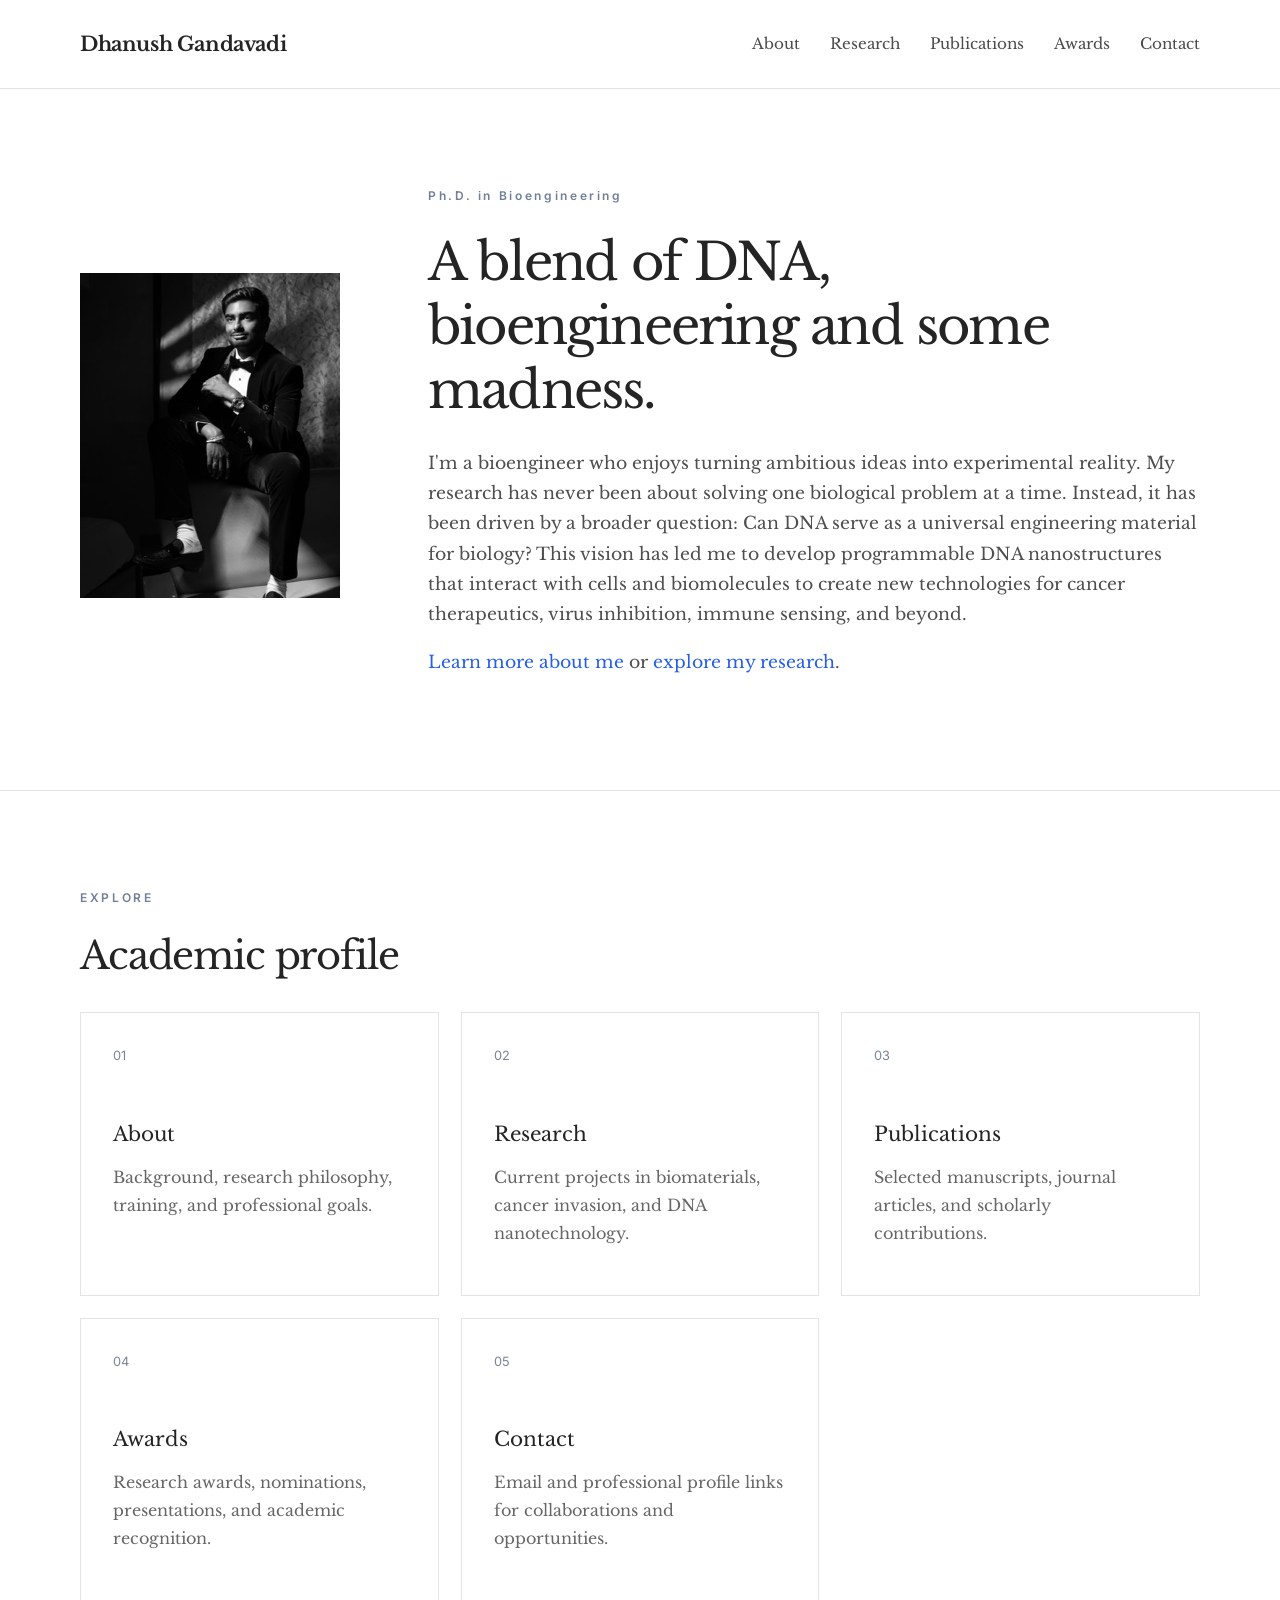
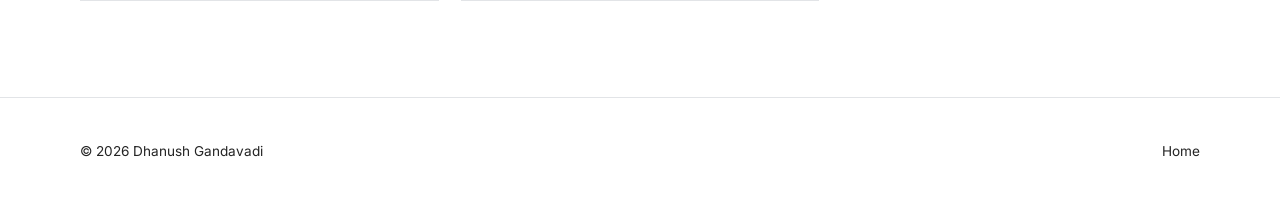
<file: index.html>
<!DOCTYPE html>
<html lang="en">
<head>
  <meta charset="UTF-8" />
  <meta name="viewport" content="width=device-width, initial-scale=1.0" />
  <meta name="description" content="Academic website of Dhanush Gandavadi, bioengineering researcher." />
  <title>Dhanush Gandavadi | Ph.D. in Bioengineering </title>
  <link rel="preconnect" href="https://fonts.googleapis.com">
  <link rel="preconnect" href="https://fonts.gstatic.com" crossorigin>
  <link href="https://fonts.googleapis.com/css2?family=Inter:wght@400;500;600&family=Libre+Baskerville:wght@400;700&display=swap" rel="stylesheet">
  <link rel="stylesheet" href="styles.css" />
</head>
<body>

<header class="site-header">
  <div class="container nav-wrap">
    <a class="brand" href="index.html">Dhanush Gandavadi</a>
    <button class="menu-toggle" aria-label="Open navigation" aria-expanded="false">☰</button>
    <nav class="nav" aria-label="Primary navigation">
      <a href="about.html">About</a>
      <a href="research.html">Research</a>
      <a href="publications.html">Publications</a>
      <a href="awards.html">Awards</a>
      <a href="contact.html">Contact</a>
    </nav>
  </div>
</header>

<main>
  <section class="hero section">
    <div class="container hero-grid">
      <div class="portrait-wrap">
        <img class="portrait" src="assets/Dhanush.jpg" alt="Portrait of Dhanush Gandavadi" />
      </div>
      <div class="hero-copy">
        <p class="eyebrow"> Ph.D. in Bioengineering</p>
        <h1> A blend of DNA, bioengineering and some madness.</h1>
        <p>
          
          I'm a bioengineer who enjoys turning ambitious ideas into experimental reality.
          My research has never been about solving one biological problem at a time. Instead, 
          it has been driven by a broader question: Can DNA serve as a universal engineering 
          material for biology? This vision has led me to develop programmable DNA nanostructures 
          that interact with cells and biomolecules to create new technologies for cancer 
          therapeutics, virus inhibition, immune sensing, and beyond.
       
        </p>
        <p class="links">
          <a href="about.html">Learn more about me</a> or
          <a href="research.html">explore my research</a>.
        </p>
      </div>
    </div>
  </section>

  <section class="section">
    <div class="container">
      <p class="eyebrow">EXPLORE</p>
      <h2>Academic profile</h2>
      <div class="project-grid">
        <a class="card card-link" href="about.html">
          <span class="card-number">01</span>
          <h3>About</h3>
          <p>Background, research philosophy, training, and professional goals.</p>
        </a>
        <a class="card card-link" href="research.html">
          <span class="card-number">02</span>
          <h3>Research</h3>
          <p>Current projects in biomaterials, cancer invasion, and DNA nanotechnology.</p>
        </a>
        <a class="card card-link" href="publications.html">
          <span class="card-number">03</span>
          <h3>Publications</h3>
          <p>Selected manuscripts, journal articles, and scholarly contributions.</p>
        </a>
        <a class="card card-link" href="awards.html">
          <span class="card-number">04</span>
          <h3>Awards</h3>
          <p>Research awards, nominations, presentations, and academic recognition.</p>
        </a>
        <a class="card card-link" href="contact.html">
          <span class="card-number">05</span>
          <h3>Contact</h3>
          <p>Email and professional profile links for collaborations and opportunities.</p>
        </a>
      </div>
    </div>
  </section>
</main>

<footer>
  <div class="container footer-inner">
    <p>© <span id="year"></span> Dhanush Gandavadi</p>
    <a href="index.html">Home</a>
  </div>
</footer>
<script src="script.js"></script>
</body>
</html>
</file>
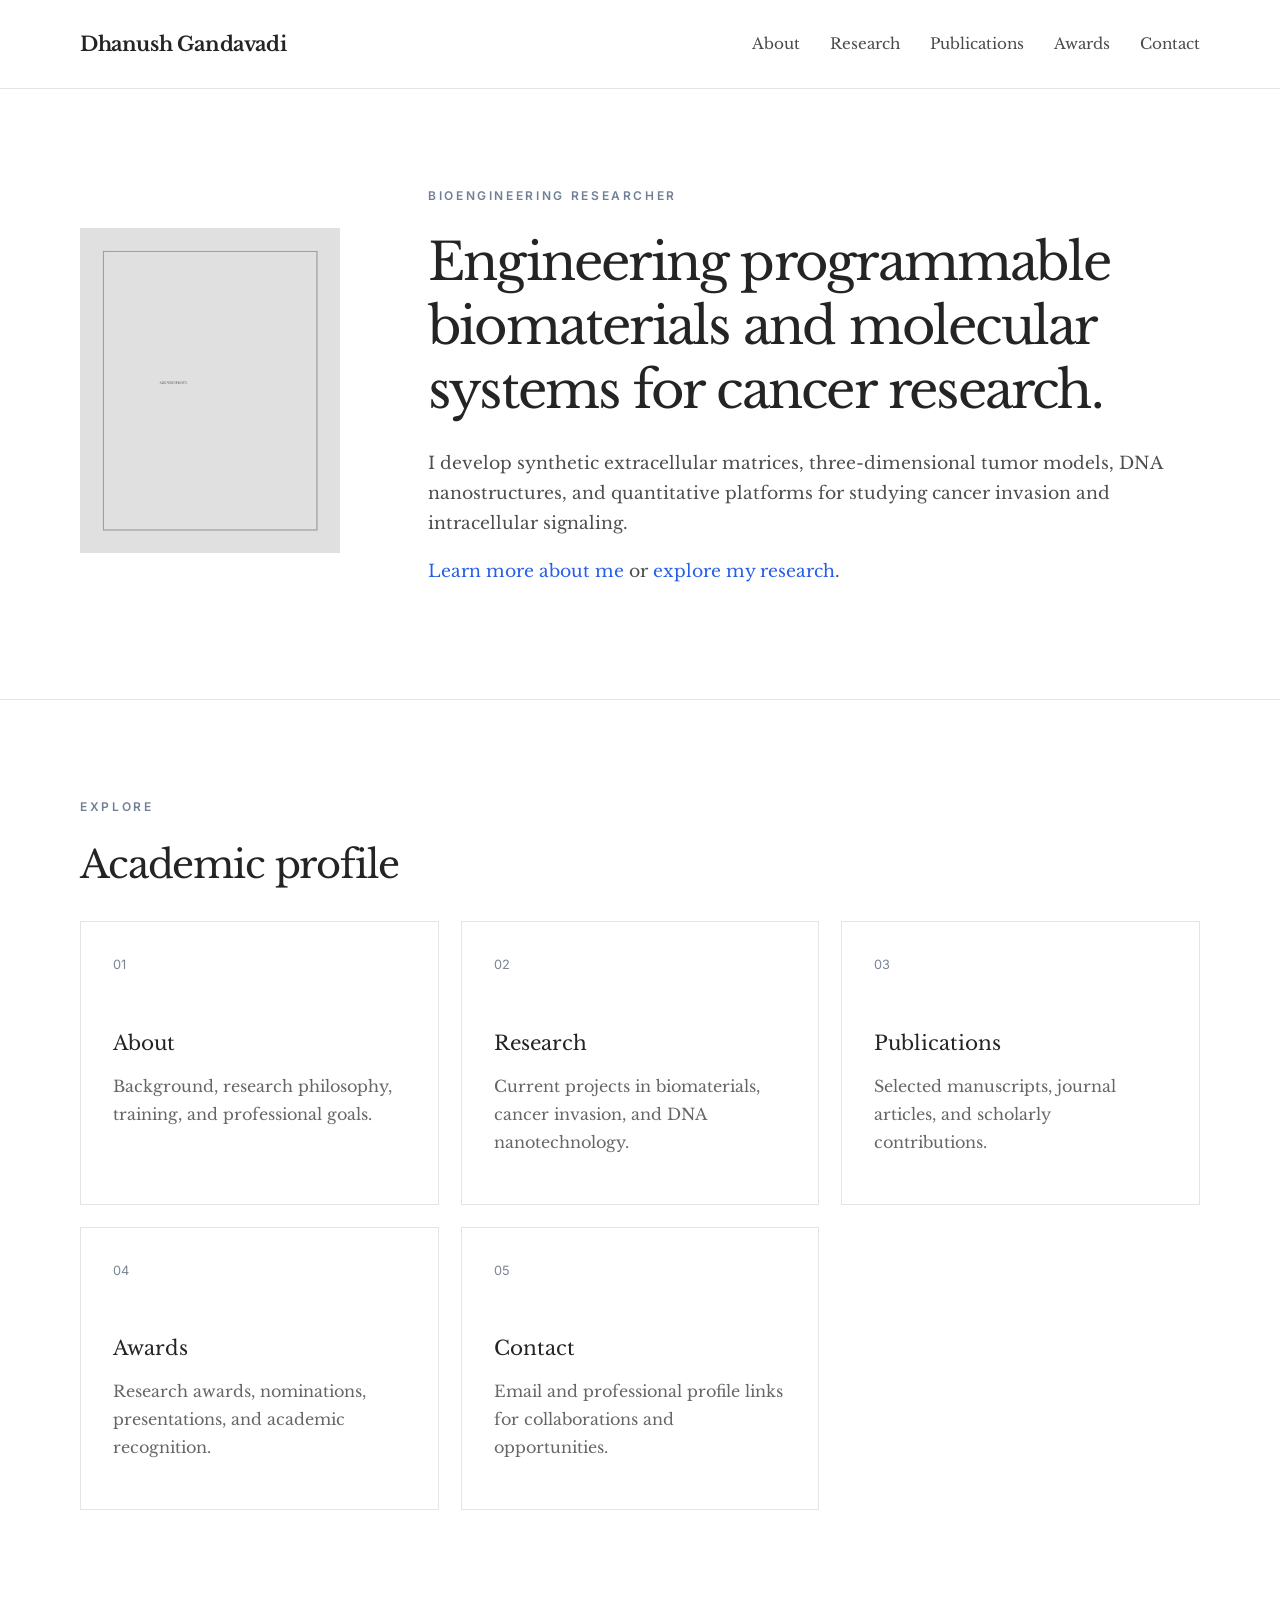
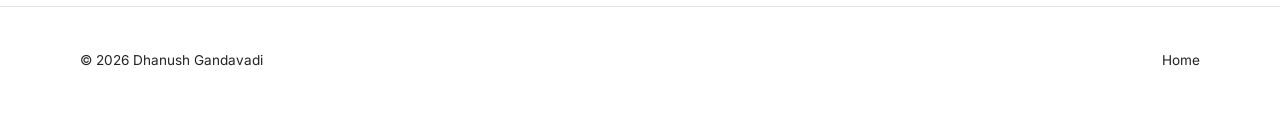
<file: dhanush_academic_website-3/index.html>
<!DOCTYPE html>
<html lang="en">
<head>
  <meta charset="UTF-8" />
  <meta name="viewport" content="width=device-width, initial-scale=1.0" />
  <meta name="description" content="Academic website of Dhanush Gandavadi, bioengineering researcher." />
  <title>Dhanush Gandavadi | Bioengineering Researcher</title>
  <link rel="preconnect" href="https://fonts.googleapis.com">
  <link rel="preconnect" href="https://fonts.gstatic.com" crossorigin>
  <link href="https://fonts.googleapis.com/css2?family=Inter:wght@400;500;600&family=Libre+Baskerville:wght@400;700&display=swap" rel="stylesheet">
  <link rel="stylesheet" href="styles.css" />
</head>
<body>

<header class="site-header">
  <div class="container nav-wrap">
    <a class="brand" href="index.html">Dhanush Gandavadi</a>
    <button class="menu-toggle" aria-label="Open navigation" aria-expanded="false">☰</button>
    <nav class="nav" aria-label="Primary navigation">
      <a href="about.html">About</a>
      <a href="research.html">Research</a>
      <a href="publications.html">Publications</a>
      <a href="awards.html">Awards</a>
      <a href="contact.html">Contact</a>
    </nav>
  </div>
</header>

<main>
  <section class="hero section">
    <div class="container hero-grid">
      <div class="portrait-wrap">
        <img class="portrait" src="assets/profile-placeholder.jpg" alt="Portrait of Dhanush Gandavadi" />
      </div>
      <div class="hero-copy">
        <p class="eyebrow">BIOENGINEERING RESEARCHER</p>
        <h1>Engineering programmable biomaterials and molecular systems for cancer research.</h1>
        <p>
          I develop synthetic extracellular matrices, three-dimensional tumor models,
          DNA nanostructures, and quantitative platforms for studying cancer invasion
          and intracellular signaling.
        </p>
        <p class="links">
          <a href="about.html">Learn more about me</a> or
          <a href="research.html">explore my research</a>.
        </p>
      </div>
    </div>
  </section>

  <section class="section">
    <div class="container">
      <p class="eyebrow">EXPLORE</p>
      <h2>Academic profile</h2>
      <div class="project-grid">
        <a class="card card-link" href="about.html">
          <span class="card-number">01</span>
          <h3>About</h3>
          <p>Background, research philosophy, training, and professional goals.</p>
        </a>
        <a class="card card-link" href="research.html">
          <span class="card-number">02</span>
          <h3>Research</h3>
          <p>Current projects in biomaterials, cancer invasion, and DNA nanotechnology.</p>
        </a>
        <a class="card card-link" href="publications.html">
          <span class="card-number">03</span>
          <h3>Publications</h3>
          <p>Selected manuscripts, journal articles, and scholarly contributions.</p>
        </a>
        <a class="card card-link" href="awards.html">
          <span class="card-number">04</span>
          <h3>Awards</h3>
          <p>Research awards, nominations, presentations, and academic recognition.</p>
        </a>
        <a class="card card-link" href="contact.html">
          <span class="card-number">05</span>
          <h3>Contact</h3>
          <p>Email and professional profile links for collaborations and opportunities.</p>
        </a>
      </div>
    </div>
  </section>
</main>

<footer>
  <div class="container footer-inner">
    <p>© <span id="year"></span> Dhanush Gandavadi</p>
    <a href="index.html">Home</a>
  </div>
</footer>
<script src="script.js"></script>
</body>
</html>
</file>
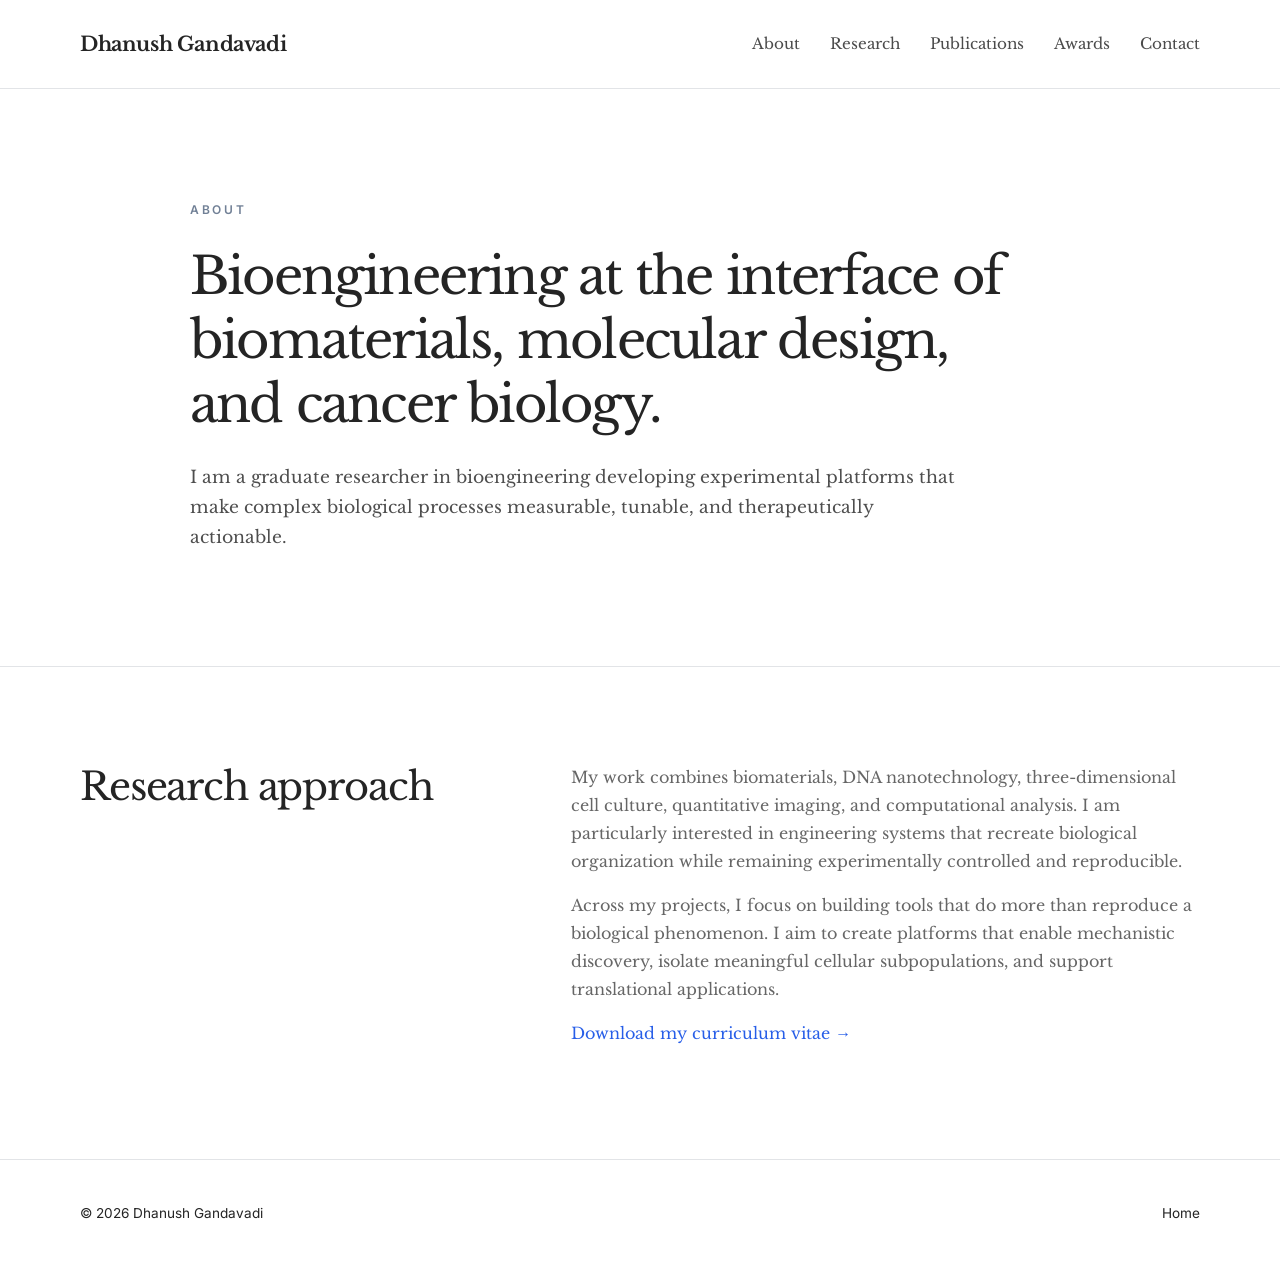
<file: about.html>
<!DOCTYPE html>
<html lang="en">
<head>
  <meta charset="UTF-8" />
  <meta name="viewport" content="width=device-width, initial-scale=1.0" />
  <meta name="description" content="Academic website of Dhanush Gandavadi, bioengineering researcher." />
  <title>About | Dhanush Gandavadi</title>
  <link rel="preconnect" href="https://fonts.googleapis.com">
  <link rel="preconnect" href="https://fonts.gstatic.com" crossorigin>
  <link href="https://fonts.googleapis.com/css2?family=Inter:wght@400;500;600&family=Libre+Baskerville:wght@400;700&display=swap" rel="stylesheet">
  <link rel="stylesheet" href="styles.css" />
</head>
<body>

<header class="site-header">
  <div class="container nav-wrap">
    <a class="brand" href="index.html">Dhanush Gandavadi</a>
    <button class="menu-toggle" aria-label="Open navigation" aria-expanded="false">☰</button>
    <nav class="nav" aria-label="Primary navigation">
      <a href="about.html">About</a>
      <a href="research.html">Research</a>
      <a href="publications.html">Publications</a>
      <a href="awards.html">Awards</a>
      <a href="contact.html">Contact</a>
    </nav>
  </div>
</header>

<main>
  <section class="page-hero section">
    <div class="container narrow">
      <p class="eyebrow">ABOUT</p>
      <h1>Bioengineering at the interface of biomaterials, molecular design, and cancer biology.</h1>
      <p class="lead">
        I am a graduate researcher in bioengineering developing experimental platforms
        that make complex biological processes measurable, tunable, and therapeutically actionable.
      </p>
    </div>
  </section>

  <section class="section">
    <div class="container content-grid">
      <div>
        <h2>Research approach</h2>
      </div>
      <div class="prose">
        <p>
          My work combines biomaterials, DNA nanotechnology, three-dimensional cell culture,
          quantitative imaging, and computational analysis. I am particularly interested in
          engineering systems that recreate biological organization while remaining experimentally
          controlled and reproducible.
        </p>
        <p>
          Across my projects, I focus on building tools that do more than reproduce a biological
          phenomenon. I aim to create platforms that enable mechanistic discovery, isolate meaningful
          cellular subpopulations, and support translational applications.
        </p>
        <p>
          <a href="assets/Dhanush_Gandavadi_CV.pdf" target="_blank">Download my curriculum vitae →</a>
        </p>
      </div>
    </div>
  </section>
</main>

<footer>
  <div class="container footer-inner">
    <p>© <span id="year"></span> Dhanush Gandavadi</p>
    <a href="index.html">Home</a>
  </div>
</footer>
<script src="script.js"></script>
</body>
</html>
</file>
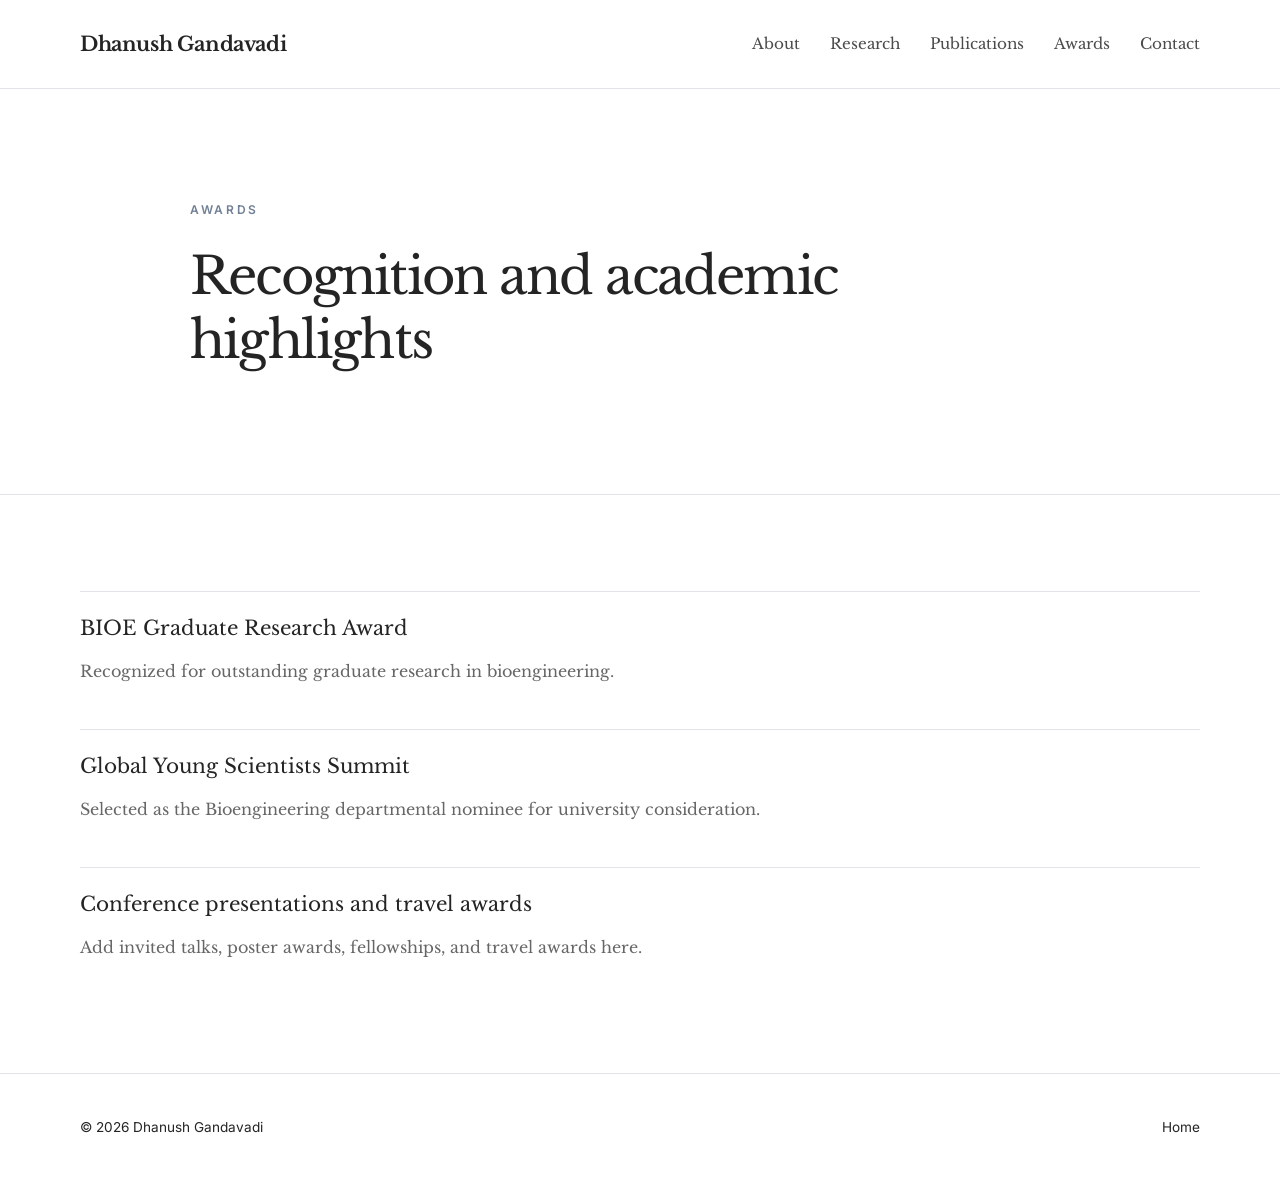
<file: awards.html>
<!DOCTYPE html>
<html lang="en">
<head>
  <meta charset="UTF-8" />
  <meta name="viewport" content="width=device-width, initial-scale=1.0" />
  <meta name="description" content="Academic website of Dhanush Gandavadi, bioengineering researcher." />
  <title>Awards | Dhanush Gandavadi</title>
  <link rel="preconnect" href="https://fonts.googleapis.com">
  <link rel="preconnect" href="https://fonts.gstatic.com" crossorigin>
  <link href="https://fonts.googleapis.com/css2?family=Inter:wght@400;500;600&family=Libre+Baskerville:wght@400;700&display=swap" rel="stylesheet">
  <link rel="stylesheet" href="styles.css" />
</head>
<body>

<header class="site-header">
  <div class="container nav-wrap">
    <a class="brand" href="index.html">Dhanush Gandavadi</a>
    <button class="menu-toggle" aria-label="Open navigation" aria-expanded="false">☰</button>
    <nav class="nav" aria-label="Primary navigation">
      <a href="about.html">About</a>
      <a href="research.html">Research</a>
      <a href="publications.html">Publications</a>
      <a href="awards.html">Awards</a>
      <a href="contact.html">Contact</a>
    </nav>
  </div>
</header>

<main>
  <section class="page-hero section">
    <div class="container narrow">
      <p class="eyebrow">AWARDS</p>
      <h1>Recognition and academic highlights</h1>
    </div>
  </section>

  <section class="section">
    <div class="container simple-list one-column">
      <div>
        <h3>BIOE Graduate Research Award</h3>
        <p>Recognized for outstanding graduate research in bioengineering.</p>
      </div>
      <div>
        <h3>Global Young Scientists Summit</h3>
        <p>Selected as the Bioengineering departmental nominee for university consideration.</p>
      </div>
      <div>
        <h3>Conference presentations and travel awards</h3>
        <p>Add invited talks, poster awards, fellowships, and travel awards here.</p>
      </div>
    </div>
  </section>
</main>

<footer>
  <div class="container footer-inner">
    <p>© <span id="year"></span> Dhanush Gandavadi</p>
    <a href="index.html">Home</a>
  </div>
</footer>
<script src="script.js"></script>
</body>
</html>
</file>
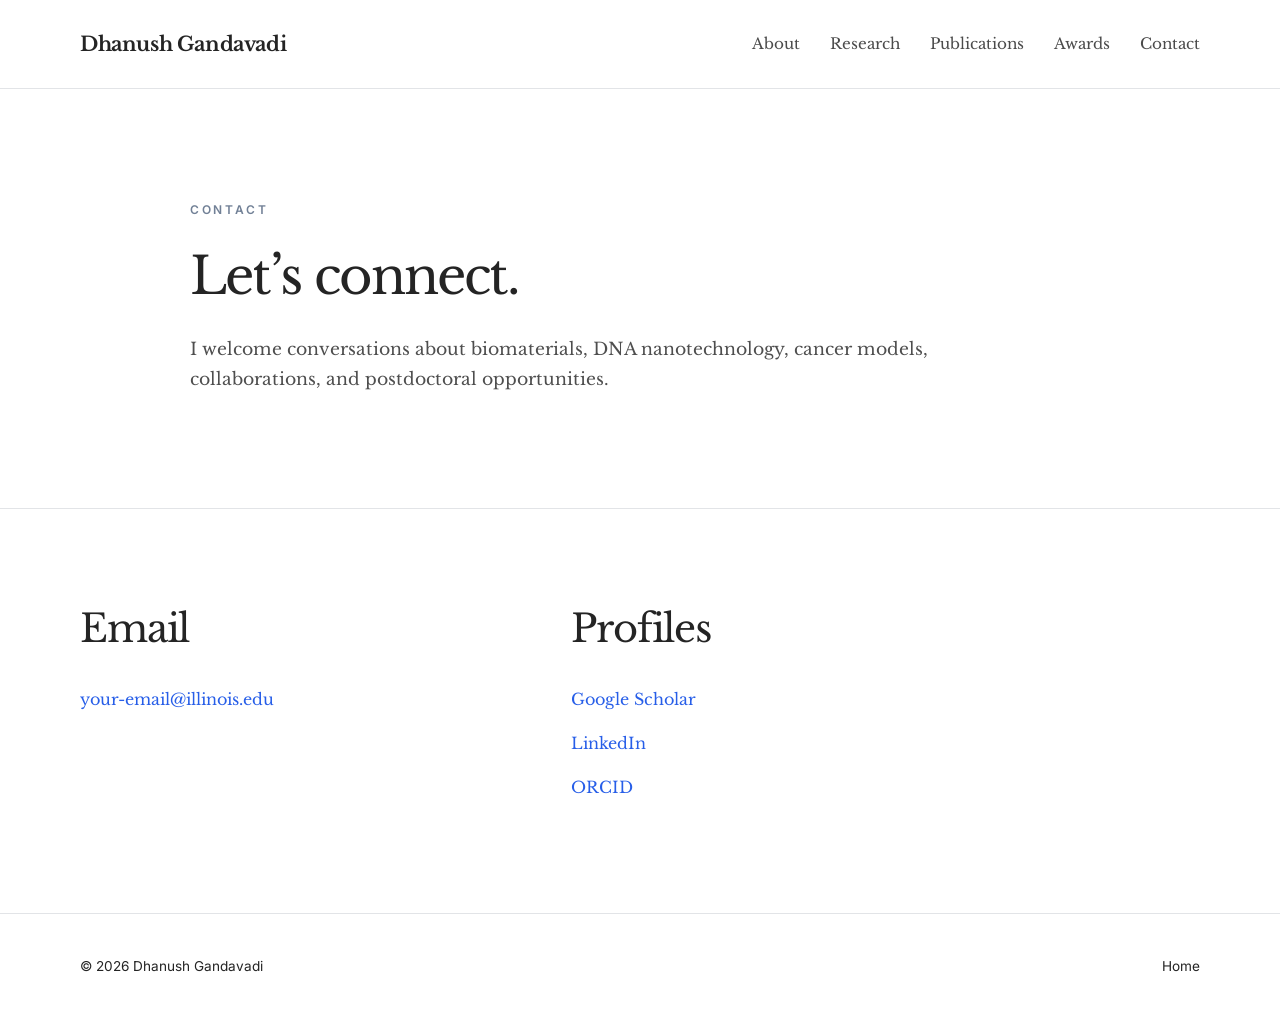
<file: contact.html>
<!DOCTYPE html>
<html lang="en">
<head>
  <meta charset="UTF-8" />
  <meta name="viewport" content="width=device-width, initial-scale=1.0" />
  <meta name="description" content="Academic website of Dhanush Gandavadi, bioengineering researcher." />
  <title>Contact | Dhanush Gandavadi</title>
  <link rel="preconnect" href="https://fonts.googleapis.com">
  <link rel="preconnect" href="https://fonts.gstatic.com" crossorigin>
  <link href="https://fonts.googleapis.com/css2?family=Inter:wght@400;500;600&family=Libre+Baskerville:wght@400;700&display=swap" rel="stylesheet">
  <link rel="stylesheet" href="styles.css" />
</head>
<body>

<header class="site-header">
  <div class="container nav-wrap">
    <a class="brand" href="index.html">Dhanush Gandavadi</a>
    <button class="menu-toggle" aria-label="Open navigation" aria-expanded="false">☰</button>
    <nav class="nav" aria-label="Primary navigation">
      <a href="about.html">About</a>
      <a href="research.html">Research</a>
      <a href="publications.html">Publications</a>
      <a href="awards.html">Awards</a>
      <a href="contact.html">Contact</a>
    </nav>
  </div>
</header>

<main>
  <section class="page-hero section">
    <div class="container narrow">
      <p class="eyebrow">CONTACT</p>
      <h1>Let’s connect.</h1>
      <p class="lead">
        I welcome conversations about biomaterials, DNA nanotechnology,
        cancer models, collaborations, and postdoctoral opportunities.
      </p>
    </div>
  </section>

  <section class="section">
    <div class="container contact-grid">
      <div>
        <h2>Email</h2>
        <p><a href="mailto:your-email@illinois.edu">your-email@illinois.edu</a></p>
      </div>
      <div class="contact-copy">
        <h2>Profiles</h2>
        <p><a href="#" target="_blank">Google Scholar</a></p>
        <p><a href="#" target="_blank">LinkedIn</a></p>
        <p><a href="#" target="_blank">ORCID</a></p>
      </div>
    </div>
  </section>
</main>

<footer>
  <div class="container footer-inner">
    <p>© <span id="year"></span> Dhanush Gandavadi</p>
    <a href="index.html">Home</a>
  </div>
</footer>
<script src="script.js"></script>
</body>
</html>
</file>
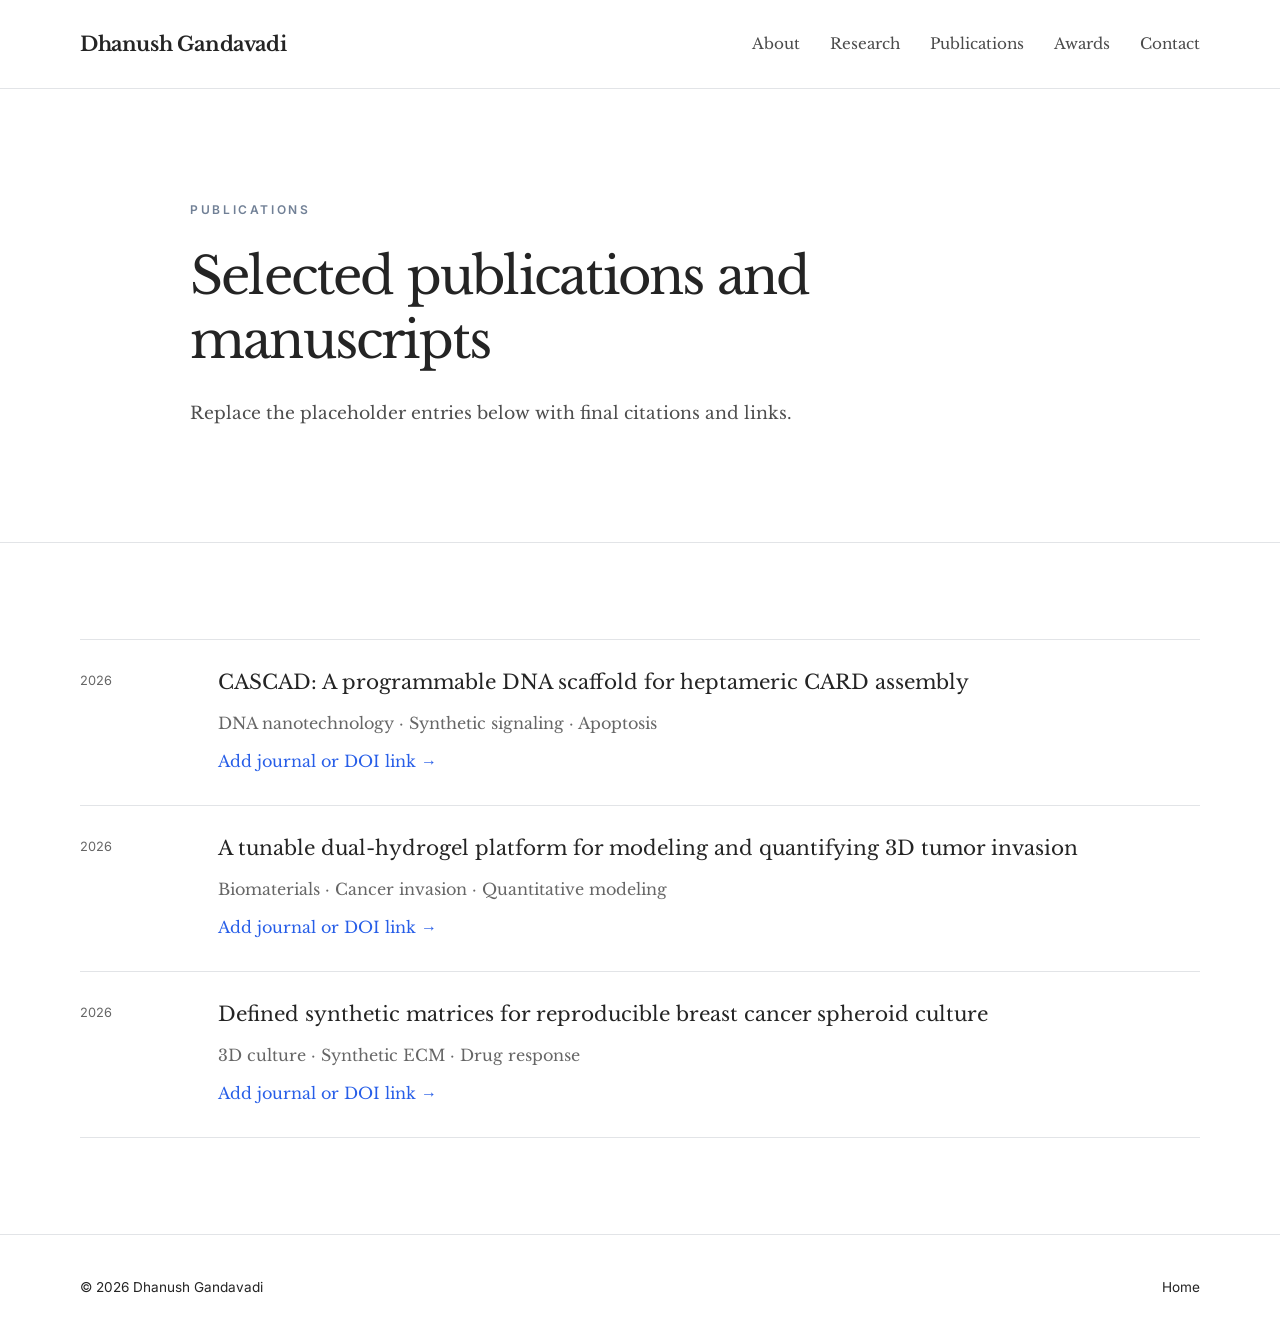
<file: publications.html>
<!DOCTYPE html>
<html lang="en">
<head>
  <meta charset="UTF-8" />
  <meta name="viewport" content="width=device-width, initial-scale=1.0" />
  <meta name="description" content="Academic website of Dhanush Gandavadi, bioengineering researcher." />
  <title>Publications | Dhanush Gandavadi</title>
  <link rel="preconnect" href="https://fonts.googleapis.com">
  <link rel="preconnect" href="https://fonts.gstatic.com" crossorigin>
  <link href="https://fonts.googleapis.com/css2?family=Inter:wght@400;500;600&family=Libre+Baskerville:wght@400;700&display=swap" rel="stylesheet">
  <link rel="stylesheet" href="styles.css" />
</head>
<body>

<header class="site-header">
  <div class="container nav-wrap">
    <a class="brand" href="index.html">Dhanush Gandavadi</a>
    <button class="menu-toggle" aria-label="Open navigation" aria-expanded="false">☰</button>
    <nav class="nav" aria-label="Primary navigation">
      <a href="about.html">About</a>
      <a href="research.html">Research</a>
      <a href="publications.html">Publications</a>
      <a href="awards.html">Awards</a>
      <a href="contact.html">Contact</a>
    </nav>
  </div>
</header>

<main>
  <section class="page-hero section">
    <div class="container narrow">
      <p class="eyebrow">PUBLICATIONS</p>
      <h1>Selected publications and manuscripts</h1>
      <p class="lead">Replace the placeholder entries below with final citations and links.</p>
    </div>
  </section>

  <section class="section">
    <div class="container publication-list">
      <article class="publication">
        <p class="year">2026</p>
        <div>
          <h3>CASCAD: A programmable DNA scaffold for heptameric CARD assembly</h3>
          <p>DNA nanotechnology · Synthetic signaling · Apoptosis</p>
          <a href="#">Add journal or DOI link →</a>
        </div>
      </article>
      <article class="publication">
        <p class="year">2026</p>
        <div>
          <h3>A tunable dual-hydrogel platform for modeling and quantifying 3D tumor invasion</h3>
          <p>Biomaterials · Cancer invasion · Quantitative modeling</p>
          <a href="#">Add journal or DOI link →</a>
        </div>
      </article>
      <article class="publication">
        <p class="year">2026</p>
        <div>
          <h3>Defined synthetic matrices for reproducible breast cancer spheroid culture</h3>
          <p>3D culture · Synthetic ECM · Drug response</p>
          <a href="#">Add journal or DOI link →</a>
        </div>
      </article>
    </div>
  </section>
</main>

<footer>
  <div class="container footer-inner">
    <p>© <span id="year"></span> Dhanush Gandavadi</p>
    <a href="index.html">Home</a>
  </div>
</footer>
<script src="script.js"></script>
</body>
</html>
</file>
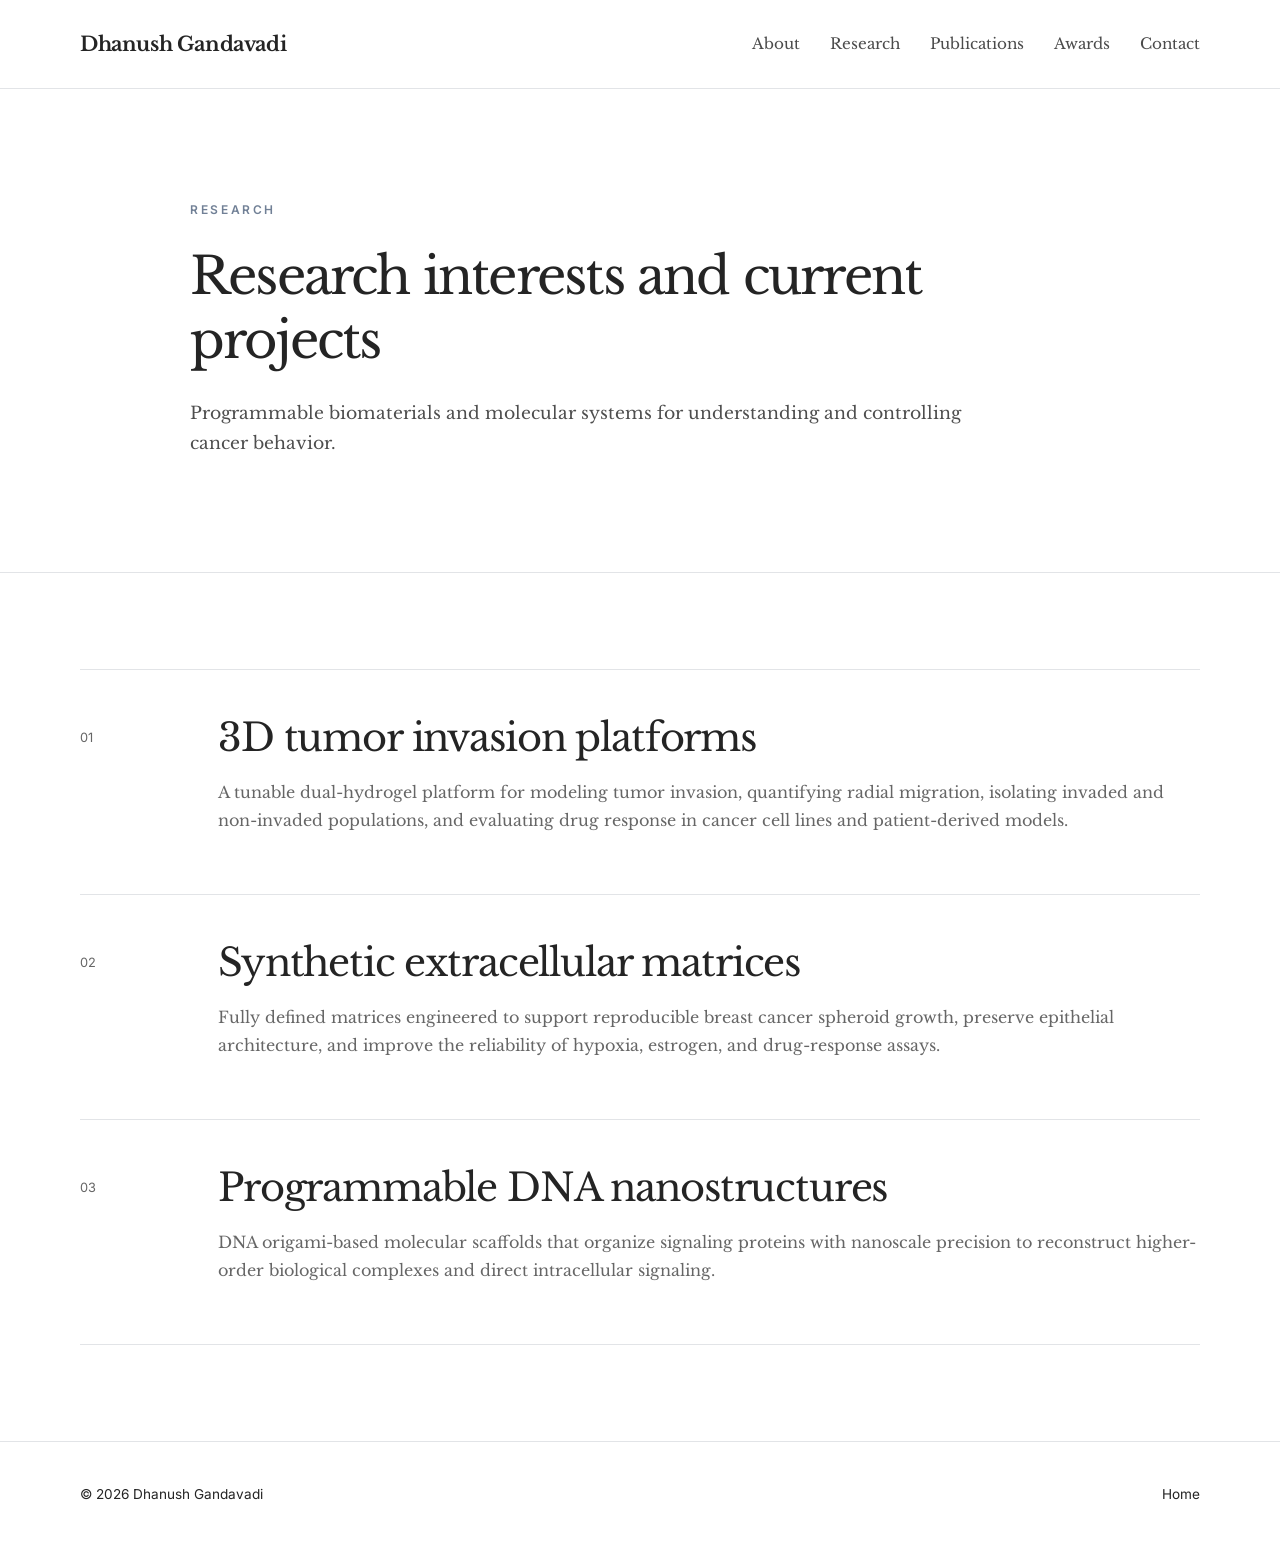
<file: research.html>
<!DOCTYPE html>
<html lang="en">
<head>
  <meta charset="UTF-8" />
  <meta name="viewport" content="width=device-width, initial-scale=1.0" />
  <meta name="description" content="Academic website of Dhanush Gandavadi, bioengineering researcher." />
  <title>Research | Dhanush Gandavadi</title>
  <link rel="preconnect" href="https://fonts.googleapis.com">
  <link rel="preconnect" href="https://fonts.gstatic.com" crossorigin>
  <link href="https://fonts.googleapis.com/css2?family=Inter:wght@400;500;600&family=Libre+Baskerville:wght@400;700&display=swap" rel="stylesheet">
  <link rel="stylesheet" href="styles.css" />
</head>
<body>

<header class="site-header">
  <div class="container nav-wrap">
    <a class="brand" href="index.html">Dhanush Gandavadi</a>
    <button class="menu-toggle" aria-label="Open navigation" aria-expanded="false">☰</button>
    <nav class="nav" aria-label="Primary navigation">
      <a href="about.html">About</a>
      <a href="research.html">Research</a>
      <a href="publications.html">Publications</a>
      <a href="awards.html">Awards</a>
      <a href="contact.html">Contact</a>
    </nav>
  </div>
</header>

<main>
  <section class="page-hero section">
    <div class="container narrow">
      <p class="eyebrow">RESEARCH</p>
      <h1>Research interests and current projects</h1>
      <p class="lead">Programmable biomaterials and molecular systems for understanding and controlling cancer behavior.</p>
    </div>
  </section>

  <section class="section">
    <div class="container stacked-projects">
      <article class="feature-project">
        <p class="project-index">01</p>
        <div>
          <h2>3D tumor invasion platforms</h2>
          <p>
            A tunable dual-hydrogel platform for modeling tumor invasion, quantifying radial migration,
            isolating invaded and non-invaded populations, and evaluating drug response in cancer cell
            lines and patient-derived models.
          </p>
        </div>
      </article>

      <article class="feature-project">
        <p class="project-index">02</p>
        <div>
          <h2>Synthetic extracellular matrices</h2>
          <p>
            Fully defined matrices engineered to support reproducible breast cancer spheroid growth,
            preserve epithelial architecture, and improve the reliability of hypoxia, estrogen, and
            drug-response assays.
          </p>
        </div>
      </article>

      <article class="feature-project">
        <p class="project-index">03</p>
        <div>
          <h2>Programmable DNA nanostructures</h2>
          <p>
            DNA origami-based molecular scaffolds that organize signaling proteins with nanoscale
            precision to reconstruct higher-order biological complexes and direct intracellular
            signaling.
          </p>
        </div>
      </article>
    </div>
  </section>
</main>

<footer>
  <div class="container footer-inner">
    <p>© <span id="year"></span> Dhanush Gandavadi</p>
    <a href="index.html">Home</a>
  </div>
</footer>
<script src="script.js"></script>
</body>
</html>
</file>
<file: styles.css>
:root {
  --bg: #ffffff;
  --surface: #ffffff;
  --ink: #242424;
  --muted: #666666;
  --line: #e2e4e7;
  --accent: #275ee8;
  --max: 1120px;
}

* { box-sizing: border-box; }

html {
  scroll-behavior: smooth;
  scroll-padding-top: 90px;
}

body {
  margin: 0;
  background: #ffffff;
  color: var(--ink);
  font-family: "Libre Baskerville", Georgia, serif;
  line-height: 1.75;
}

a {
  color: var(--accent);
  text-decoration: none;
}

a:hover { text-decoration: underline; }

.container {
  width: min(var(--max), calc(100% - 40px));
  margin-inline: auto;
}

.narrow { max-width: 900px; }

.site-header {
  position: sticky;
  top: 0;
  z-index: 20;
  background: rgba(255,255,255,0.96);
  backdrop-filter: blur(12px);
  border-bottom: 1px solid var(--line);
}

.nav-wrap {
  min-height: 88px;
  display: flex;
  align-items: center;
  justify-content: space-between;
}

.brand {
  color: var(--ink);
  font-size: 1.25rem;
  font-weight: 700;
  letter-spacing: -0.02em;
}

.nav {
  display: flex;
  gap: 30px;
}

.nav a {
  color: #4b4b4b;
  font-size: 0.95rem;
}

.nav a:hover { color: var(--accent); }

.menu-toggle {
  display: none;
  border: 0;
  background: transparent;
  font-size: 1.5rem;
}

.section {
  padding: 96px 0;
  border-bottom: 1px solid var(--line);
  background: #ffffff;
}

.hero-grid {
  display: grid;
  grid-template-columns: 260px minmax(0, 1fr);
  gap: 88px;
  align-items: center;
}

.portrait {
  width: 100%;
  aspect-ratio: 4 / 5;
  object-fit: cover;
  filter: grayscale(100%);
  background: #eeeeee;
}

.eyebrow {
  margin: 0 0 24px;
  font-family: Inter, Arial, sans-serif;
  font-size: 0.75rem;
  font-weight: 600;
  letter-spacing: 0.22em;
  color: #718096;
}

h1, h2, h3 {
  margin-top: 0;
  line-height: 1.25;
  font-weight: 400;
}

h1 {
  max-width: 850px;
  margin-bottom: 26px;
  font-size: clamp(2.2rem, 4vw, 3.55rem);
  letter-spacing: -0.035em;
}

h2 {
  margin-bottom: 32px;
  font-size: clamp(1.8rem, 3vw, 2.8rem);
  letter-spacing: -0.03em;
}

h3 {
  margin-bottom: 14px;
  font-size: 1.25rem;
}

.lead,
.hero-copy > p:not(.eyebrow) {
  max-width: 780px;
  color: #4e4e4e;
  font-size: 1.08rem;
}

.project-grid {
  display: grid;
  grid-template-columns: repeat(3, 1fr);
  gap: 22px;
}

.card {
  min-height: 280px;
  padding: 32px;
  background: #ffffff;
  border: 1px solid var(--line);
}

.card-link {
  display: block;
  color: var(--ink);
  transition: transform 160ms ease, box-shadow 160ms ease;
}

.card-link:hover {
  text-decoration: none;
  transform: translateY(-3px);
  box-shadow: 0 12px 30px rgba(0,0,0,0.06);
}

.card-number,
.project-index,
.year {
  font-family: Inter, Arial, sans-serif;
  font-size: 0.8rem;
  color: #7a8595;
}

.card-number {
  display: block;
  margin-bottom: 54px;
}

.card p,
.publication p,
.simple-list p,
.contact-copy p,
.prose p,
.feature-project p {
  color: var(--muted);
}

.page-hero { padding-top: 110px; }

.content-grid,
.contact-grid {
  display: grid;
  grid-template-columns: 0.8fr 1.2fr;
  gap: 72px;
}

.prose p { margin-top: 0; }

.publication-list {
  border-top: 1px solid var(--line);
}

.publication {
  display: grid;
  grid-template-columns: 110px 1fr;
  gap: 28px;
  padding: 30px 0;
  border-bottom: 1px solid var(--line);
}

.publication p { margin: 0 0 10px; }

.simple-list {
  display: grid;
  grid-template-columns: 1fr 1fr;
  gap: 28px;
}

.simple-list.one-column { grid-template-columns: 1fr; }

.simple-list > div {
  padding-top: 24px;
  border-top: 1px solid var(--line);
}

.stacked-projects {
  border-top: 1px solid var(--line);
}

.feature-project {
  display: grid;
  grid-template-columns: 110px 1fr;
  gap: 28px;
  padding: 44px 0;
  border-bottom: 1px solid var(--line);
}

.feature-project h2 { margin-bottom: 16px; }

footer {
  padding: 28px 0;
  font-family: Inter, Arial, sans-serif;
  font-size: 0.85rem;
  background: #ffffff;
}

.footer-inner {
  display: flex;
  justify-content: space-between;
  align-items: center;
}

footer a { color: var(--ink); }

@media (max-width: 820px) {
  .nav-wrap { min-height: 72px; }
  .menu-toggle { display: block; }

  .nav {
    display: none;
    position: absolute;
    top: 72px;
    left: 0;
    right: 0;
    padding: 20px;
    flex-direction: column;
    gap: 14px;
    background: #ffffff;
    border-bottom: 1px solid var(--line);
  }

  .nav.open { display: flex; }

  .hero-grid,
  .project-grid,
  .simple-list,
  .content-grid,
  .contact-grid {
    grid-template-columns: 1fr;
  }

  .hero-grid { gap: 42px; }
  .portrait-wrap { max-width: 260px; }
  .section { padding: 68px 0; }

  .publication,
  .feature-project {
    grid-template-columns: 1fr;
    gap: 4px;
  }
}
</file>
<file: dhanush_academic_website-3/styles.css>
:root {
  --bg: #ffffff;
  --surface: #ffffff;
  --ink: #242424;
  --muted: #666666;
  --line: #e2e4e7;
  --accent: #275ee8;
  --max: 1120px;
}

* { box-sizing: border-box; }

html {
  scroll-behavior: smooth;
  scroll-padding-top: 90px;
}

body {
  margin: 0;
  background: #ffffff;
  color: var(--ink);
  font-family: "Libre Baskerville", Georgia, serif;
  line-height: 1.75;
}

a {
  color: var(--accent);
  text-decoration: none;
}

a:hover { text-decoration: underline; }

.container {
  width: min(var(--max), calc(100% - 40px));
  margin-inline: auto;
}

.narrow { max-width: 900px; }

.site-header {
  position: sticky;
  top: 0;
  z-index: 20;
  background: rgba(255,255,255,0.96);
  backdrop-filter: blur(12px);
  border-bottom: 1px solid var(--line);
}

.nav-wrap {
  min-height: 88px;
  display: flex;
  align-items: center;
  justify-content: space-between;
}

.brand {
  color: var(--ink);
  font-size: 1.25rem;
  font-weight: 700;
  letter-spacing: -0.02em;
}

.nav {
  display: flex;
  gap: 30px;
}

.nav a {
  color: #4b4b4b;
  font-size: 0.95rem;
}

.nav a:hover { color: var(--accent); }

.menu-toggle {
  display: none;
  border: 0;
  background: transparent;
  font-size: 1.5rem;
}

.section {
  padding: 96px 0;
  border-bottom: 1px solid var(--line);
  background: #ffffff;
}

.hero-grid {
  display: grid;
  grid-template-columns: 260px minmax(0, 1fr);
  gap: 88px;
  align-items: center;
}

.portrait {
  width: 100%;
  aspect-ratio: 4 / 5;
  object-fit: cover;
  filter: grayscale(100%);
  background: #eeeeee;
}

.eyebrow {
  margin: 0 0 24px;
  font-family: Inter, Arial, sans-serif;
  font-size: 0.75rem;
  font-weight: 600;
  letter-spacing: 0.22em;
  color: #718096;
}

h1, h2, h3 {
  margin-top: 0;
  line-height: 1.25;
  font-weight: 400;
}

h1 {
  max-width: 850px;
  margin-bottom: 26px;
  font-size: clamp(2.2rem, 4vw, 3.55rem);
  letter-spacing: -0.035em;
}

h2 {
  margin-bottom: 32px;
  font-size: clamp(1.8rem, 3vw, 2.8rem);
  letter-spacing: -0.03em;
}

h3 {
  margin-bottom: 14px;
  font-size: 1.25rem;
}

.lead,
.hero-copy > p:not(.eyebrow) {
  max-width: 780px;
  color: #4e4e4e;
  font-size: 1.08rem;
}

.project-grid {
  display: grid;
  grid-template-columns: repeat(3, 1fr);
  gap: 22px;
}

.card {
  min-height: 280px;
  padding: 32px;
  background: #ffffff;
  border: 1px solid var(--line);
}

.card-link {
  display: block;
  color: var(--ink);
  transition: transform 160ms ease, box-shadow 160ms ease;
}

.card-link:hover {
  text-decoration: none;
  transform: translateY(-3px);
  box-shadow: 0 12px 30px rgba(0,0,0,0.06);
}

.card-number,
.project-index,
.year {
  font-family: Inter, Arial, sans-serif;
  font-size: 0.8rem;
  color: #7a8595;
}

.card-number {
  display: block;
  margin-bottom: 54px;
}

.card p,
.publication p,
.simple-list p,
.contact-copy p,
.prose p,
.feature-project p {
  color: var(--muted);
}

.page-hero { padding-top: 110px; }

.content-grid,
.contact-grid {
  display: grid;
  grid-template-columns: 0.8fr 1.2fr;
  gap: 72px;
}

.prose p { margin-top: 0; }

.publication-list {
  border-top: 1px solid var(--line);
}

.publication {
  display: grid;
  grid-template-columns: 110px 1fr;
  gap: 28px;
  padding: 30px 0;
  border-bottom: 1px solid var(--line);
}

.publication p { margin: 0 0 10px; }

.simple-list {
  display: grid;
  grid-template-columns: 1fr 1fr;
  gap: 28px;
}

.simple-list.one-column { grid-template-columns: 1fr; }

.simple-list > div {
  padding-top: 24px;
  border-top: 1px solid var(--line);
}

.stacked-projects {
  border-top: 1px solid var(--line);
}

.feature-project {
  display: grid;
  grid-template-columns: 110px 1fr;
  gap: 28px;
  padding: 44px 0;
  border-bottom: 1px solid var(--line);
}

.feature-project h2 { margin-bottom: 16px; }

footer {
  padding: 28px 0;
  font-family: Inter, Arial, sans-serif;
  font-size: 0.85rem;
  background: #ffffff;
}

.footer-inner {
  display: flex;
  justify-content: space-between;
  align-items: center;
}

footer a { color: var(--ink); }

@media (max-width: 820px) {
  .nav-wrap { min-height: 72px; }
  .menu-toggle { display: block; }

  .nav {
    display: none;
    position: absolute;
    top: 72px;
    left: 0;
    right: 0;
    padding: 20px;
    flex-direction: column;
    gap: 14px;
    background: #ffffff;
    border-bottom: 1px solid var(--line);
  }

  .nav.open { display: flex; }

  .hero-grid,
  .project-grid,
  .simple-list,
  .content-grid,
  .contact-grid {
    grid-template-columns: 1fr;
  }

  .hero-grid { gap: 42px; }
  .portrait-wrap { max-width: 260px; }
  .section { padding: 68px 0; }

  .publication,
  .feature-project {
    grid-template-columns: 1fr;
    gap: 4px;
  }
}
</file>
